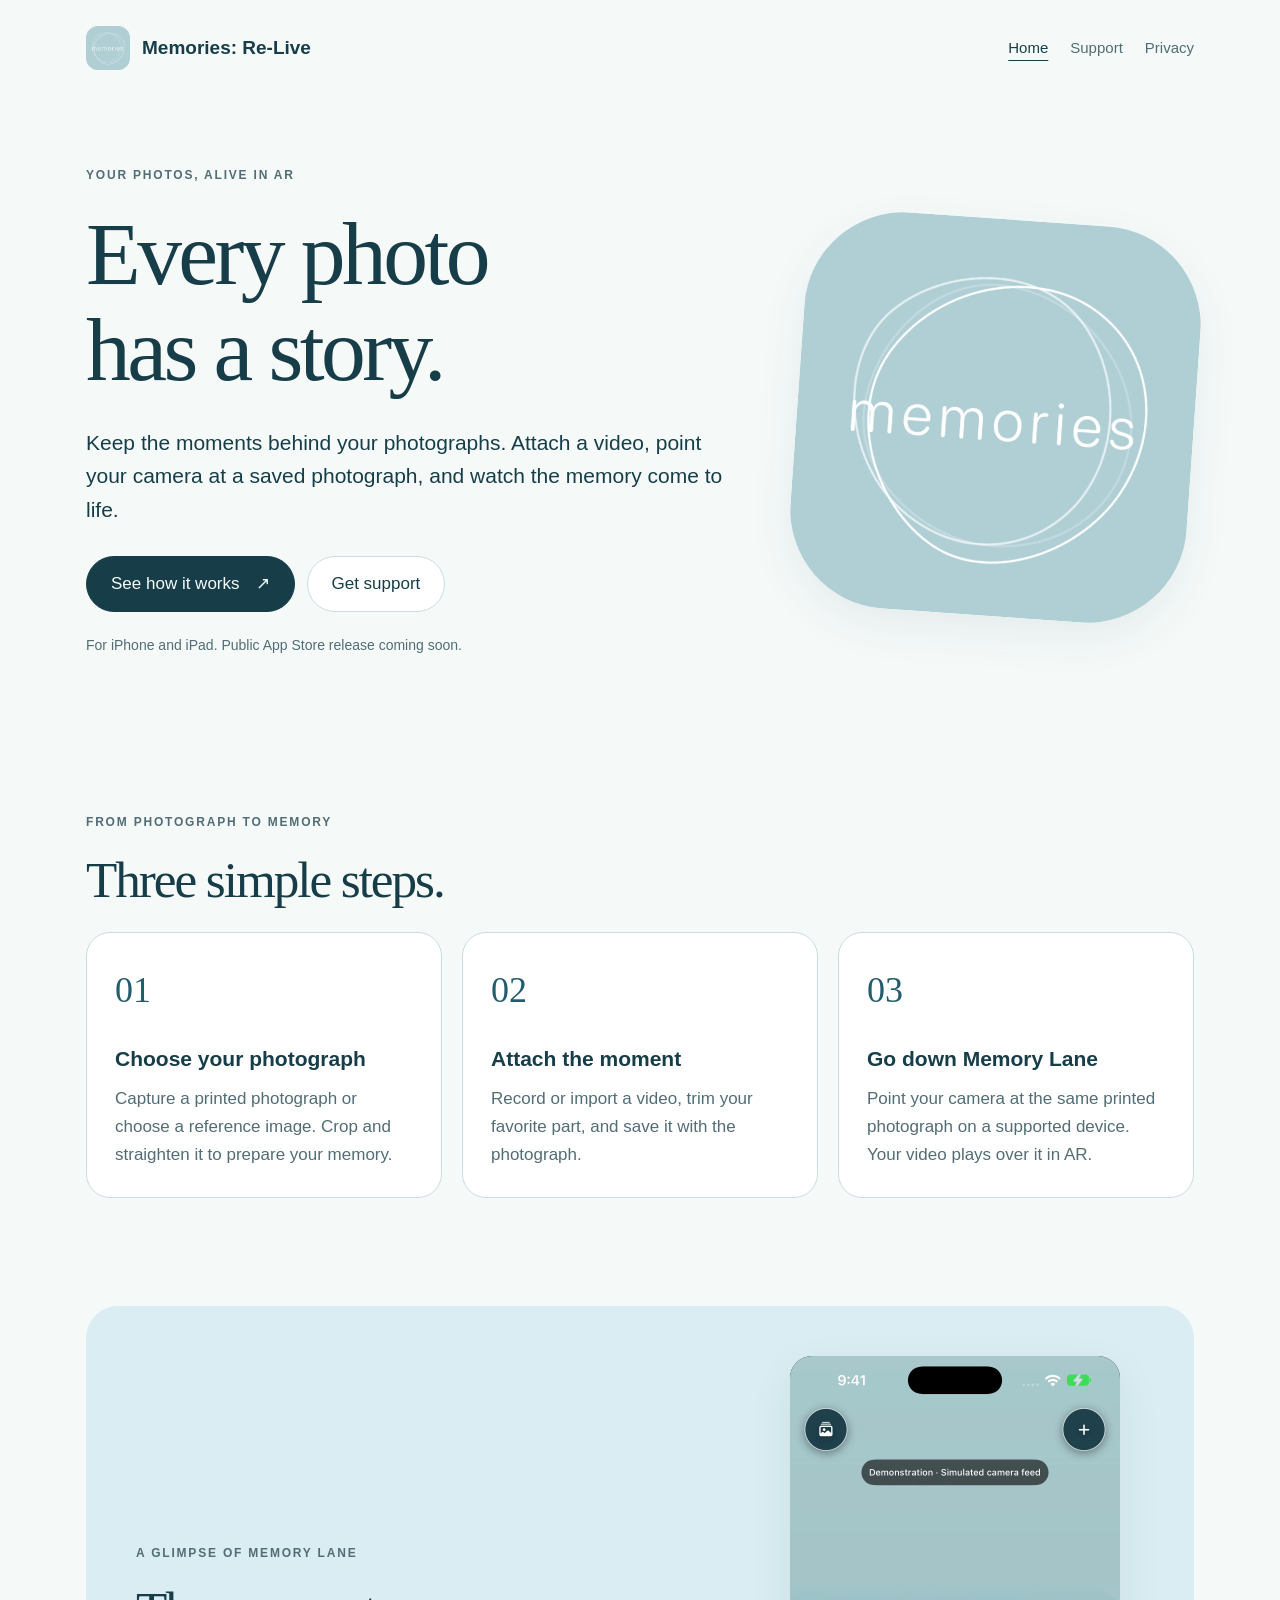
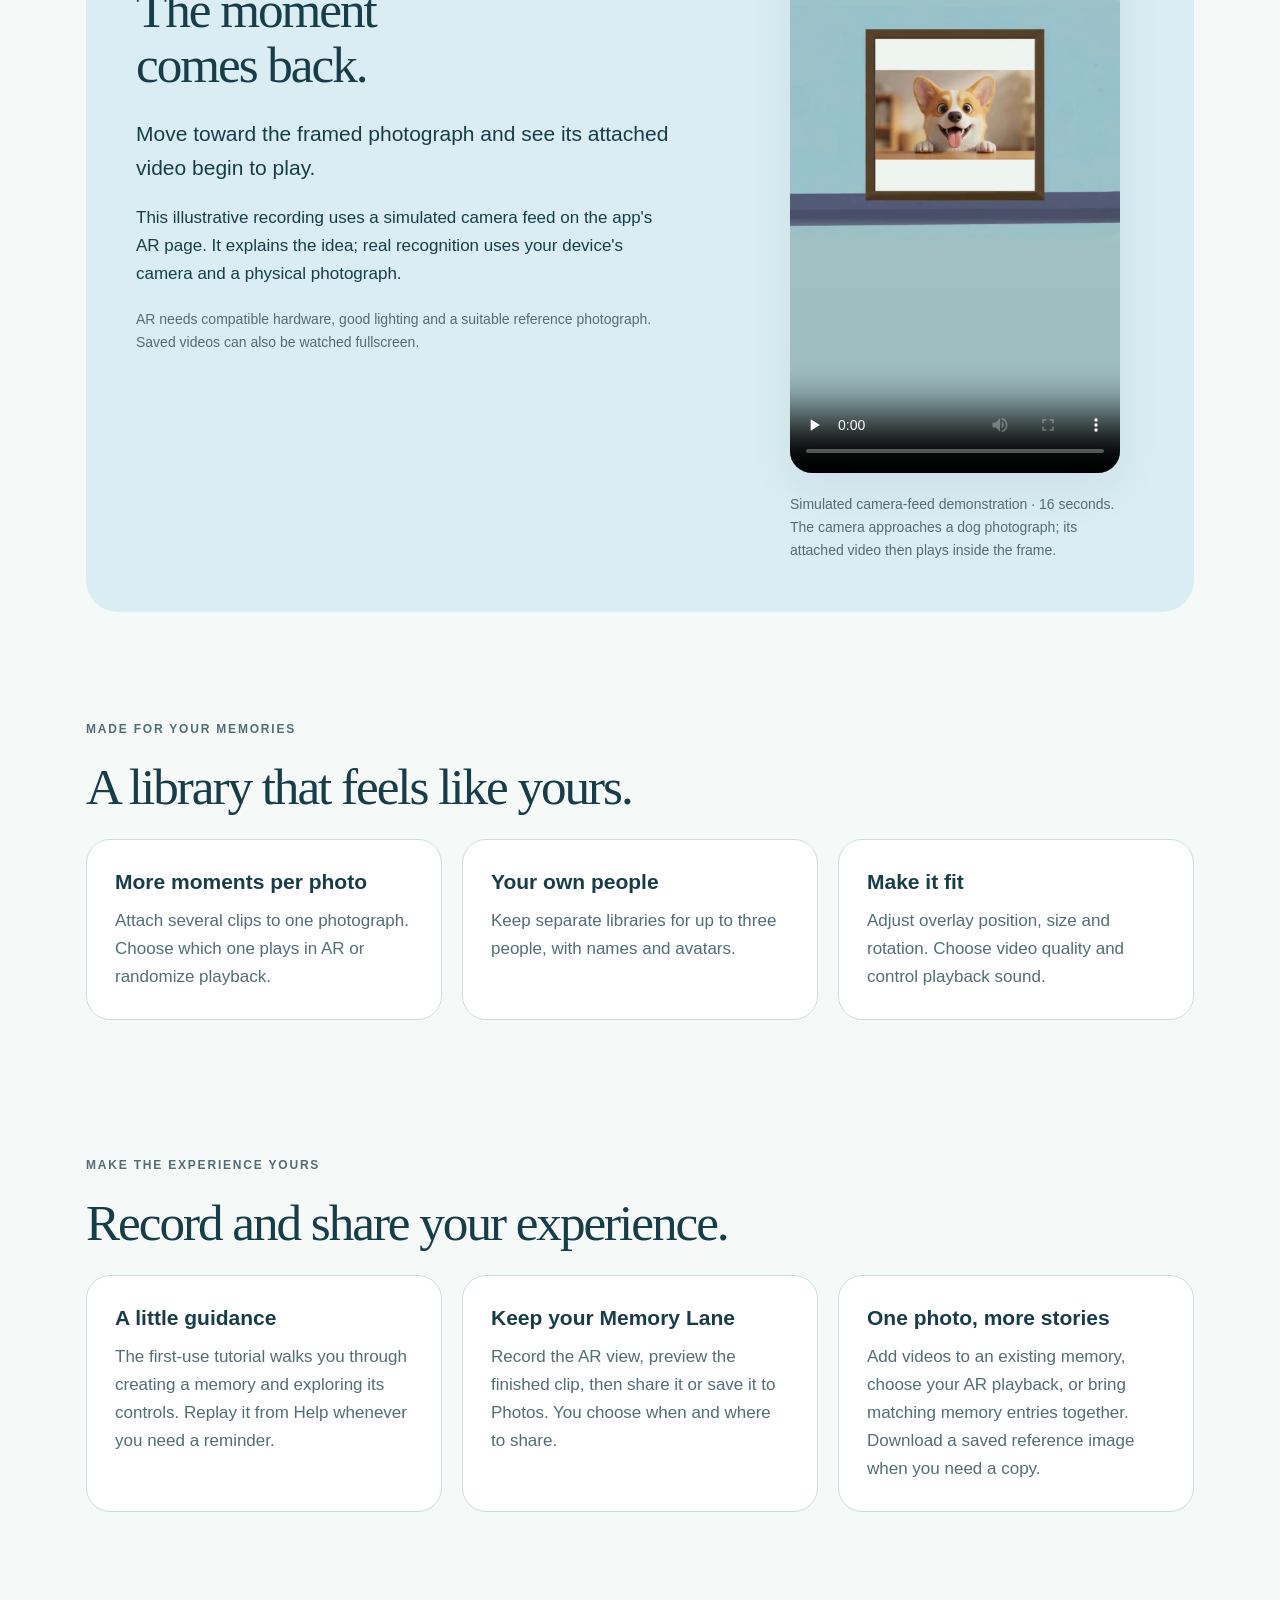
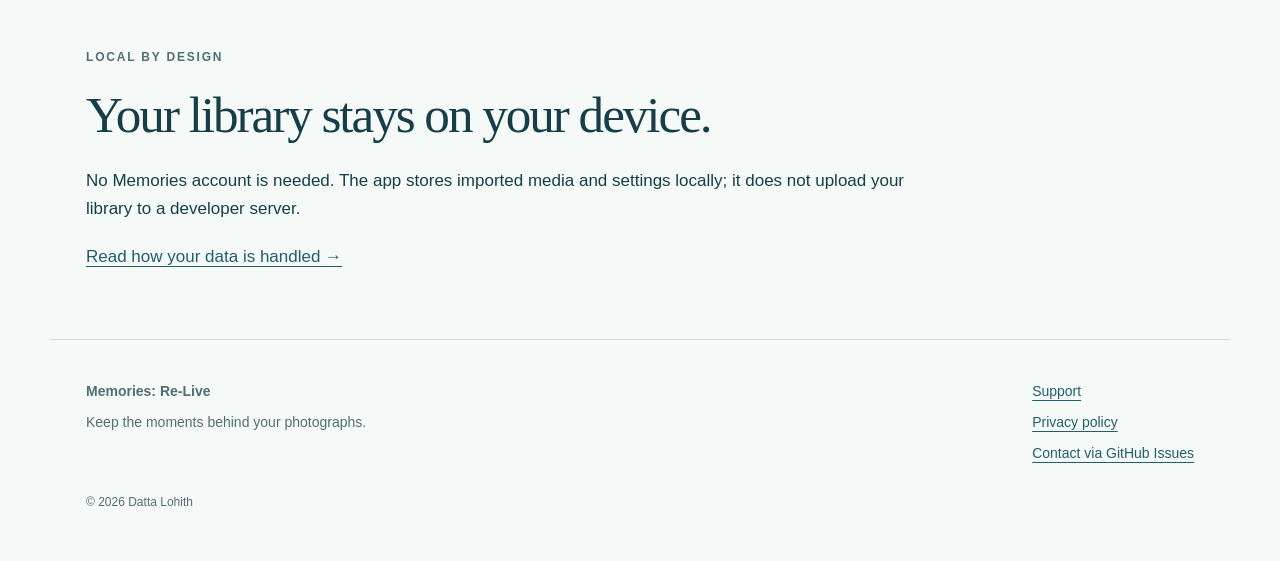
<file: index.html>
<!doctype html>
<html lang="en"><head><meta charset="utf-8"><meta name="viewport" content="width=device-width,initial-scale=1">
<title>Your Photos, Alive in AR · Memories: Re-Live</title><meta name="description" content="Connect photographs with videos and revisit your moments in augmented reality. Learn about Memories: Re-Live, privacy and support.">
<meta name="theme-color" content="#173e48"><link rel="icon" href="assets/app-icon.png" type="image/png">
<link rel="stylesheet" href="styles.css"><link rel="canonical" href="https://datta-lohith.github.io/memories-website/index.html"></head>
<body><a class="skip" href="#main">Skip to content</a>
<header class="site-header"><a class="brand" href="index.html"><img src="assets/app-icon.png" width="44" height="44" alt=""><span>Memories: Re-Live</span></a><nav aria-label="Main navigation"><a href="index.html" aria-current="page">Home</a><a href="support.html">Support</a><a href="privacy.html">Privacy</a></nav></header>
<main id="main">
<section class="hero"><div><p class="eyebrow">Your Photos, Alive in AR</p><h1>Every photo<br>has a story.</h1><p class="lead">Keep the moments behind your photographs. Attach a video, point your camera at a saved photograph, and watch the memory come to life.</p><div class="actions"><a class="button primary" href="#demo">See how it works <span aria-hidden="true">↗</span></a><a class="button" href="support.html">Get support</a></div><p class="small">For iPhone and iPad. Public App Store release coming soon.</p></div><div class="hero-mark"><img src="assets/app-icon.png" width="1024" height="1024" alt="Memories rings logo"></div></section>
<section aria-labelledby="how"><p class="eyebrow">From photograph to memory</p><h2 id="how">Three simple steps.</h2><div class="cards"><article><span class="step">01</span><h3>Choose your photograph</h3><p>Capture a printed photograph or choose a reference image. Crop and straighten it to prepare your memory.</p></article><article><span class="step">02</span><h3>Attach the moment</h3><p>Record or import a video, trim your favorite part, and save it with the photograph.</p></article><article><span class="step">03</span><h3>Go down Memory Lane</h3><p>Point your camera at the same printed photograph on a supported device. Your video plays over it in AR.</p></article></div></section>
<section class="demo-section" id="demo" aria-labelledby="demo-title"><div><p class="eyebrow">A glimpse of Memory Lane</p><h2 id="demo-title">The moment<br>comes back.</h2><p class="lead">Move toward the framed photograph and see its attached video begin to play.</p><p>This illustrative recording uses a simulated camera feed on the app's AR page. It explains the idea; real recognition uses your device's camera and a physical photograph.</p><p class="small">AR needs compatible hardware, good lighting and a suitable reference photograph. Saved videos can also be watched fullscreen.</p></div><figure class="demo"><video controls playsinline preload="none" poster="assets/demo-poster.png" aria-label="Demonstration of a dog video playing over a framed photograph"><source src="assets/memory-lane-demo.mp4" type="video/mp4">Your browser does not support embedded video. <a href="assets/memory-lane-demo.mp4">Download the demonstration</a>.</video><figcaption>Simulated camera-feed demonstration · 16 seconds. The camera approaches a dog photograph; its attached video then plays inside the frame.</figcaption></figure></section>
<section><p class="eyebrow">Made for your memories</p><h2>A library that feels like yours.</h2><div class="cards"><article><h3>More moments per photo</h3><p>Attach several clips to one photograph. Choose which one plays in AR or randomize playback.</p></article><article><h3>Your own people</h3><p>Keep separate libraries for up to three people, with names and avatars.</p></article><article><h3>Make it fit</h3><p>Adjust overlay position, size and rotation. Choose video quality and control playback sound.</p></article></div></section>
<section aria-labelledby="record-share"><p class="eyebrow">Make the experience yours</p><h2 id="record-share">Record and share your experience.</h2><div class="cards"><article><h3>A little guidance</h3><p>The first-use tutorial walks you through creating a memory and exploring its controls. Replay it from Help whenever you need a reminder.</p></article><article><h3>Keep your Memory Lane</h3><p>Record the AR view, preview the finished clip, then share it or save it to Photos. You choose when and where to share.</p></article><article><h3>One photo, more stories</h3><p>Add videos to an existing memory, choose your AR playback, or bring matching memory entries together. Download a saved reference image when you need a copy.</p></article></div></section><section class="privacy-summary"><p class="eyebrow">Local by design</p><h2>Your library stays on your device.</h2><p>No Memories account is needed. The app stores imported media and settings locally; it does not upload your library to a developer server.</p><a href="privacy.html">Read how your data is handled <span aria-hidden="true">→</span></a></section></main>
<footer><div><strong>Memories: Re-Live</strong><p>Keep the moments behind your photographs.</p></div><div class="footer-links"><a href="support.html">Support</a><a href="privacy.html">Privacy policy</a><a href="https://github.com/Datta-Lohith/memories-website/issues">Contact via GitHub Issues</a></div><p class="copyright">© 2026 Datta Lohith</p></footer>
</body></html>
</file>
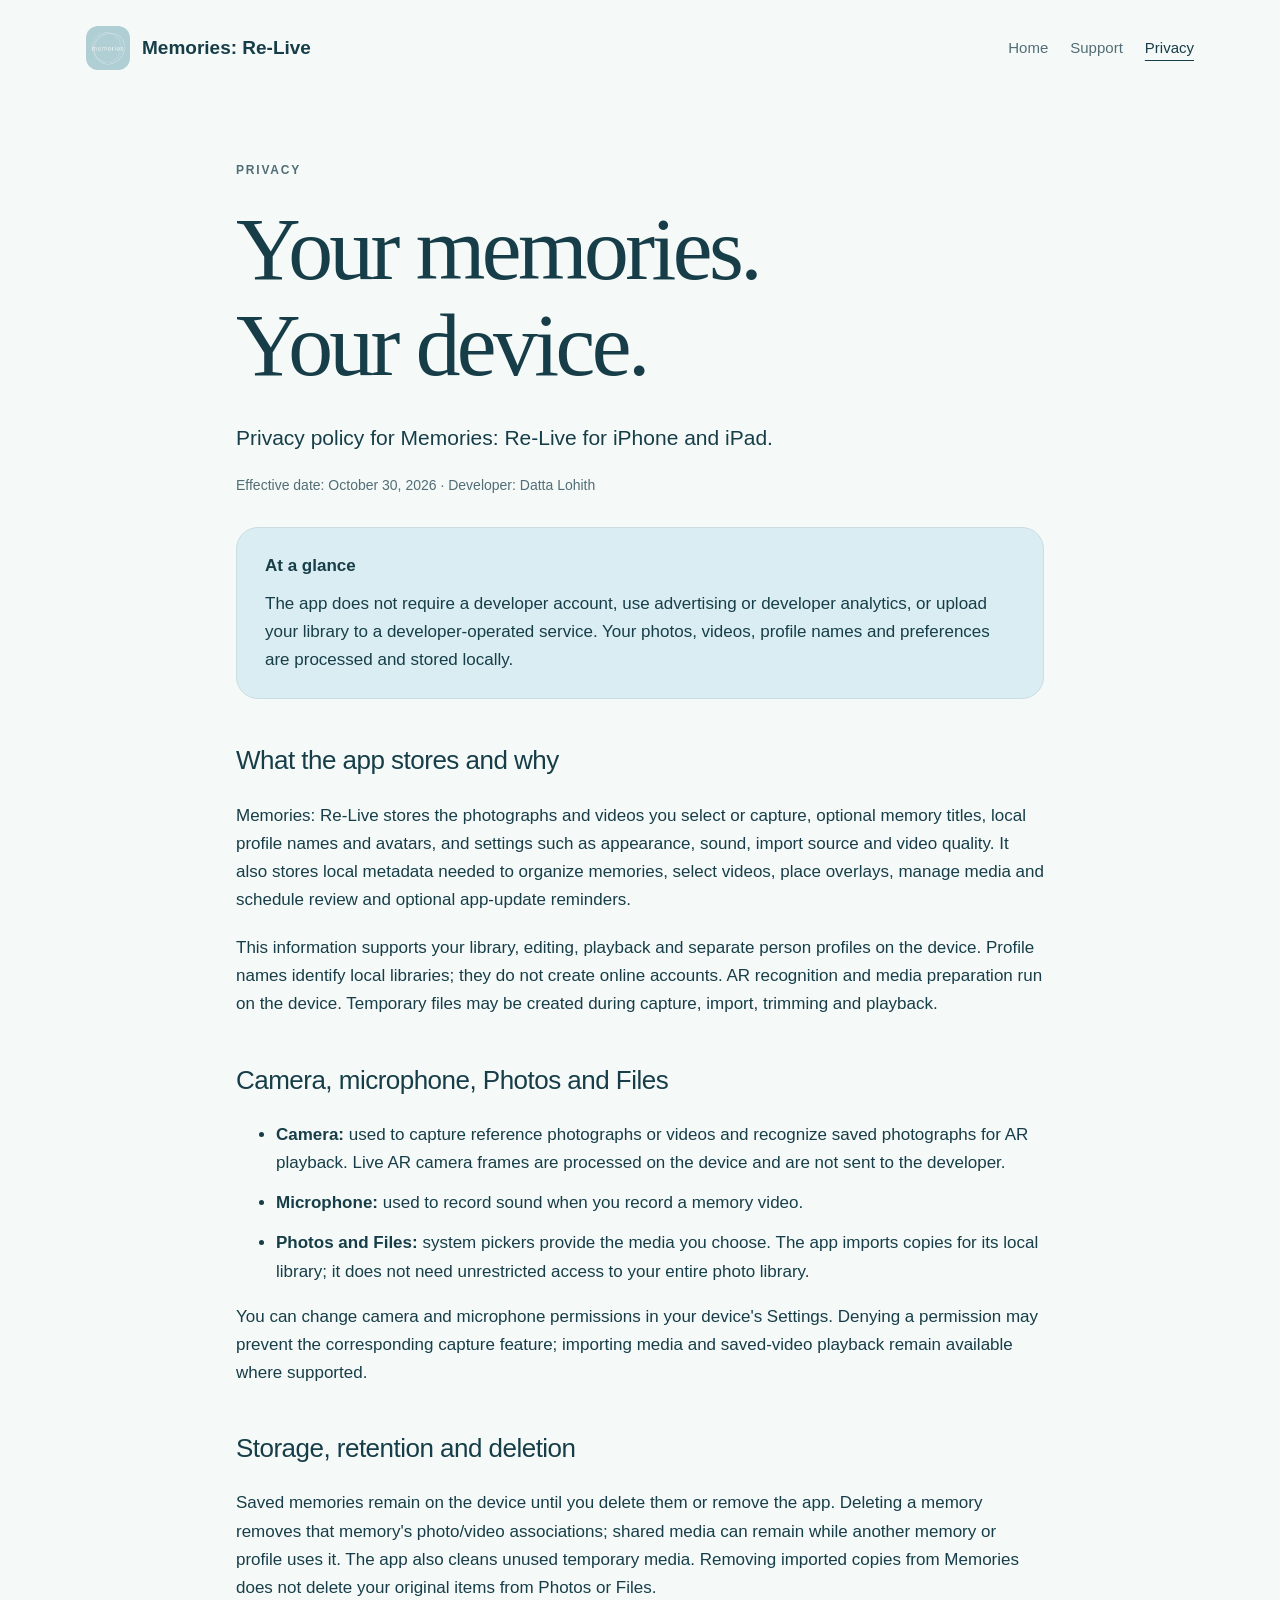
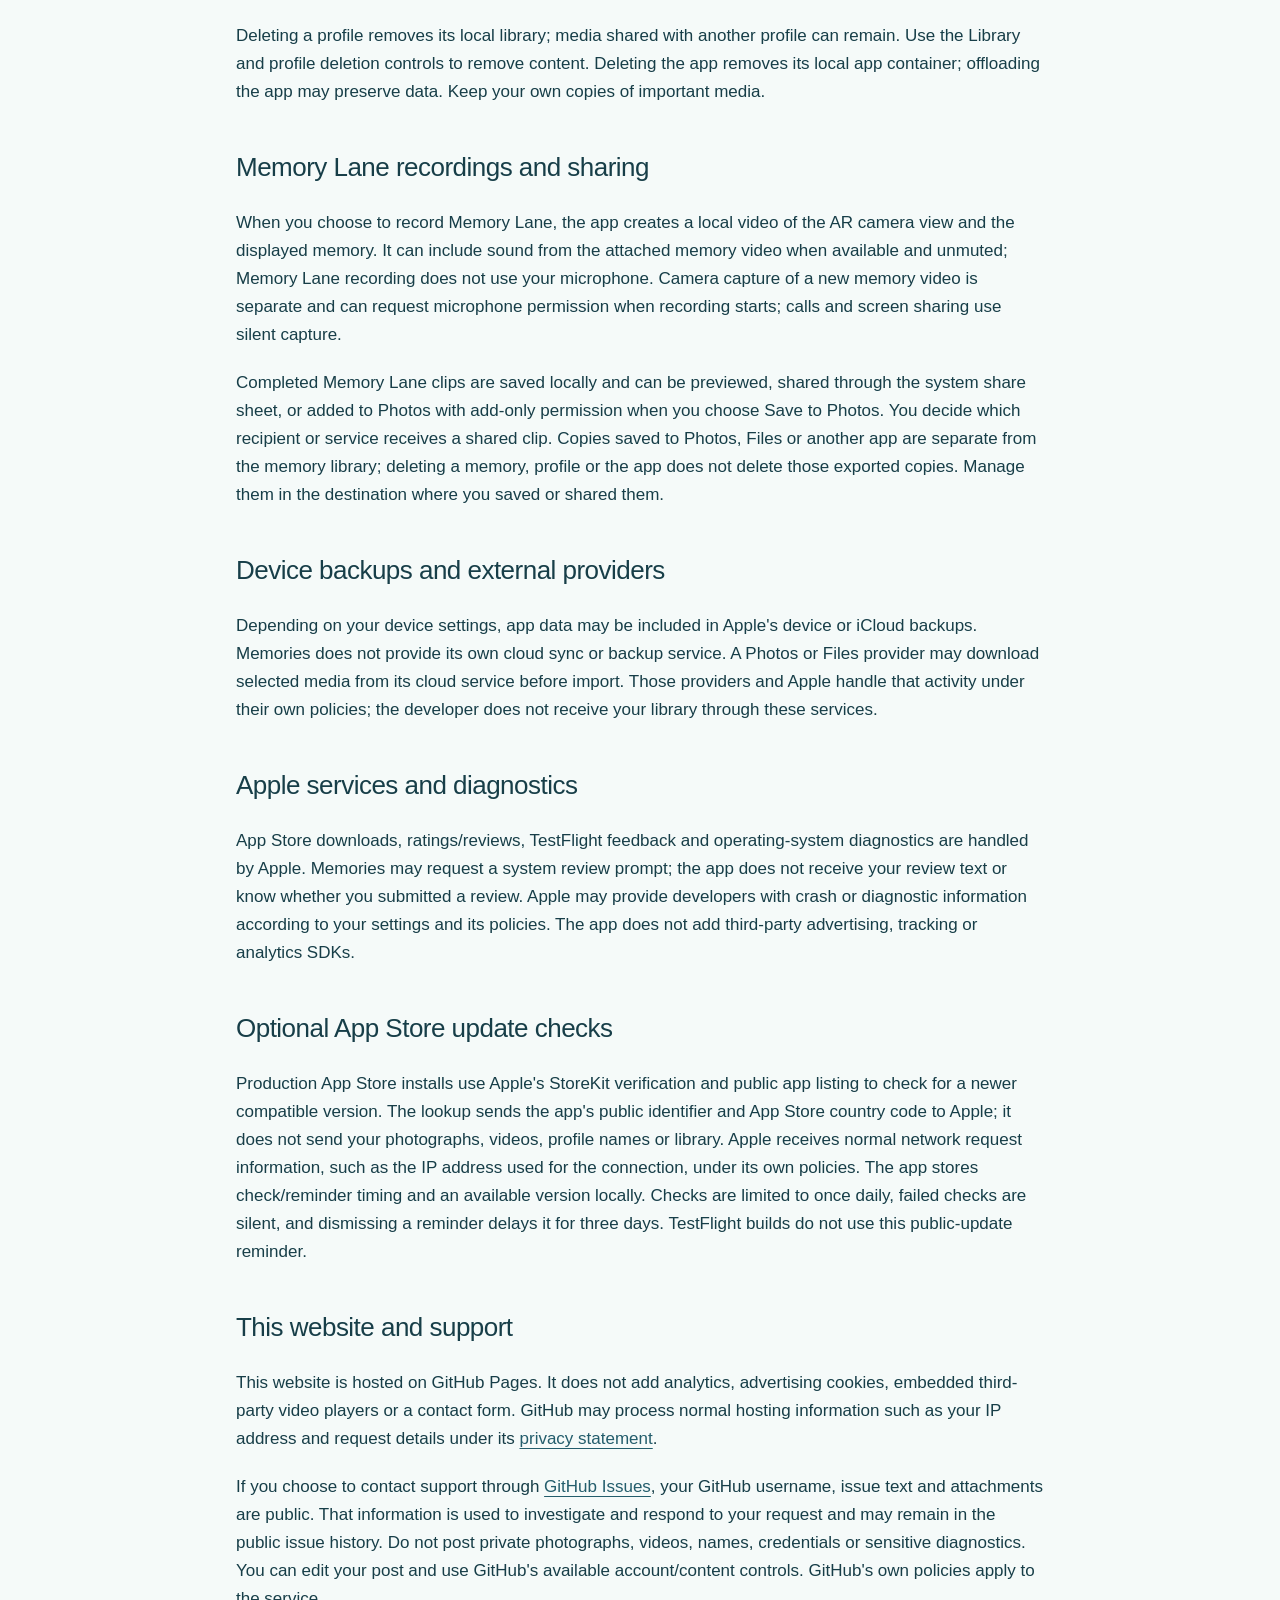
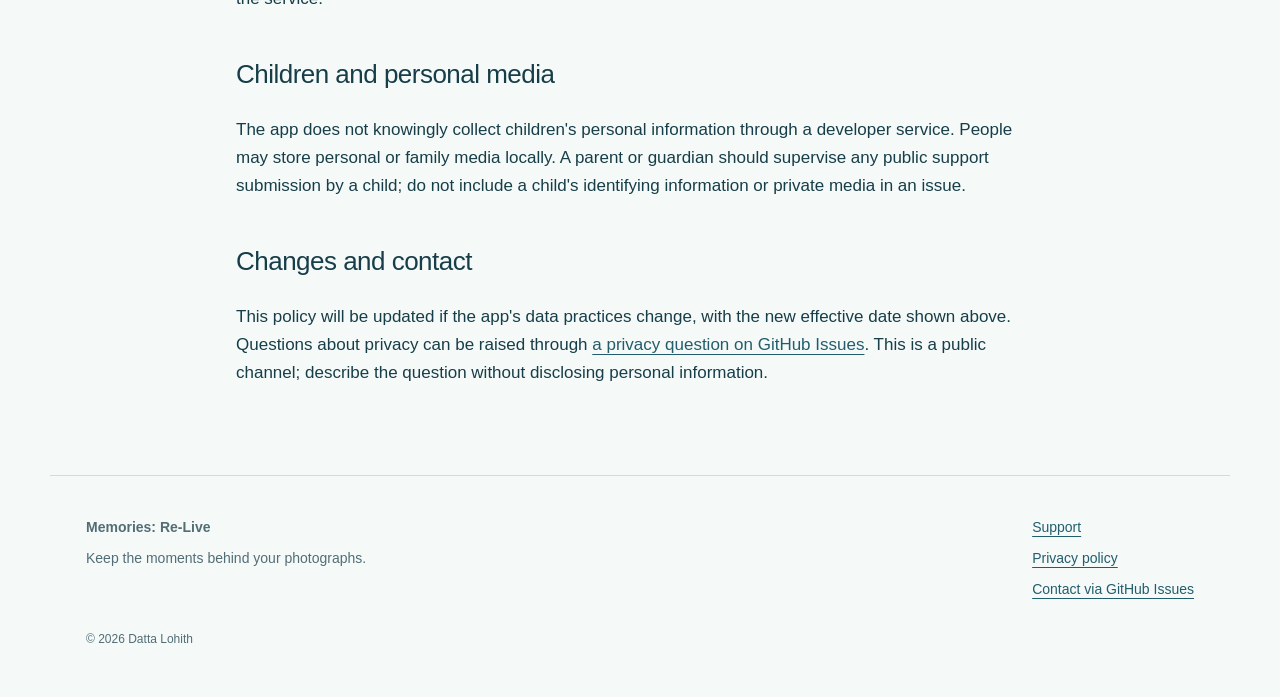
<file: privacy.html>
<!doctype html>
<html lang="en"><head><meta charset="utf-8"><meta name="viewport" content="width=device-width,initial-scale=1">
<title>Privacy policy · Memories: Re-Live</title><meta name="description" content="How Memories: Re-Live handles local photos, videos, profile names, permissions, backups and support information.">
<meta name="theme-color" content="#173e48"><link rel="icon" href="assets/app-icon.png" type="image/png">
<link rel="stylesheet" href="styles.css"><link rel="canonical" href="https://datta-lohith.github.io/memories-website/privacy.html"></head>
<body><a class="skip" href="#main">Skip to content</a>
<header class="site-header"><a class="brand" href="index.html"><img src="assets/app-icon.png" width="44" height="44" alt=""><span>Memories: Re-Live</span></a><nav aria-label="Main navigation"><a href="index.html">Home</a><a href="support.html">Support</a><a href="privacy.html" aria-current="page">Privacy</a></nav></header>
<main id="main">
<section class="document"><p class="eyebrow">Privacy</p><h1>Your memories.<br>Your device.</h1><p class="lead">Privacy policy for Memories: Re-Live for iPhone and iPad.</p><p class="small">Effective date: October 30, 2026 · Developer: Datta Lohith</p>
<div class="notice"><strong>At a glance</strong><p>The app does not require a developer account, use advertising or developer analytics, or upload your library to a developer-operated service. Your photos, videos, profile names and preferences are processed and stored locally.</p></div>
<h2>What the app stores and why</h2><p>Memories: Re-Live stores the photographs and videos you select or capture, optional memory titles, local profile names and avatars, and settings such as appearance, sound, import source and video quality. It also stores local metadata needed to organize memories, select videos, place overlays, manage media and schedule review and optional app-update reminders.</p><p>This information supports your library, editing, playback and separate person profiles on the device. Profile names identify local libraries; they do not create online accounts. AR recognition and media preparation run on the device. Temporary files may be created during capture, import, trimming and playback.</p>
<h2>Camera, microphone, Photos and Files</h2><ul><li><strong>Camera:</strong> used to capture reference photographs or videos and recognize saved photographs for AR playback. Live AR camera frames are processed on the device and are not sent to the developer.</li><li><strong>Microphone:</strong> used to record sound when you record a memory video.</li><li><strong>Photos and Files:</strong> system pickers provide the media you choose. The app imports copies for its local library; it does not need unrestricted access to your entire photo library.</li></ul><p>You can change camera and microphone permissions in your device's Settings. Denying a permission may prevent the corresponding capture feature; importing media and saved-video playback remain available where supported.</p>
<h2>Storage, retention and deletion</h2><p>Saved memories remain on the device until you delete them or remove the app. Deleting a memory removes that memory's photo/video associations; shared media can remain while another memory or profile uses it. The app also cleans unused temporary media. Removing imported copies from Memories does not delete your original items from Photos or Files.</p><p>Deleting a profile removes its local library; media shared with another profile can remain. Use the Library and profile deletion controls to remove content. Deleting the app removes its local app container; offloading the app may preserve data. Keep your own copies of important media.</p>
<h2>Memory Lane recordings and sharing</h2><p>When you choose to record Memory Lane, the app creates a local video of the AR camera view and the displayed memory. It can include sound from the attached memory video when available and unmuted; Memory Lane recording does not use your microphone. Camera capture of a new memory video is separate and can request microphone permission when recording starts; calls and screen sharing use silent capture.</p><p>Completed Memory Lane clips are saved locally and can be previewed, shared through the system share sheet, or added to Photos with add-only permission when you choose Save to Photos. You decide which recipient or service receives a shared clip. Copies saved to Photos, Files or another app are separate from the memory library; deleting a memory, profile or the app does not delete those exported copies. Manage them in the destination where you saved or shared them.</p>
<h2>Device backups and external providers</h2><p>Depending on your device settings, app data may be included in Apple's device or iCloud backups. Memories does not provide its own cloud sync or backup service. A Photos or Files provider may download selected media from its cloud service before import. Those providers and Apple handle that activity under their own policies; the developer does not receive your library through these services.</p>
<h2>Apple services and diagnostics</h2><p>App Store downloads, ratings/reviews, TestFlight feedback and operating-system diagnostics are handled by Apple. Memories may request a system review prompt; the app does not receive your review text or know whether you submitted a review. Apple may provide developers with crash or diagnostic information according to your settings and its policies. The app does not add third-party advertising, tracking or analytics SDKs.</p>
<h2>Optional App Store update checks</h2><p>Production App Store installs use Apple's StoreKit verification and public app listing to check for a newer compatible version. The lookup sends the app's public identifier and App Store country code to Apple; it does not send your photographs, videos, profile names or library. Apple receives normal network request information, such as the IP address used for the connection, under its own policies. The app stores check/reminder timing and an available version locally. Checks are limited to once daily, failed checks are silent, and dismissing a reminder delays it for three days. TestFlight builds do not use this public-update reminder.</p>
<h2>This website and support</h2><p>This website is hosted on GitHub Pages. It does not add analytics, advertising cookies, embedded third-party video players or a contact form. GitHub may process normal hosting information such as your IP address and request details under its <a href="https://docs.github.com/en/site-policy/privacy-policies/github-general-privacy-statement">privacy statement</a>.</p><p>If you choose to contact support through <a href="https://github.com/Datta-Lohith/memories-website/issues">GitHub Issues</a>, your GitHub username, issue text and attachments are public. That information is used to investigate and respond to your request and may remain in the public issue history. Do not post private photographs, videos, names, credentials or sensitive diagnostics. You can edit your post and use GitHub's available account/content controls. GitHub's own policies apply to the service.</p>
<h2>Children and personal media</h2><p>The app does not knowingly collect children's personal information through a developer service. People may store personal or family media locally. A parent or guardian should supervise any public support submission by a child; do not include a child's identifying information or private media in an issue.</p>
<h2>Changes and contact</h2><p>This policy will be updated if the app's data practices change, with the new effective date shown above. Questions about privacy can be raised through <a href="https://github.com/Datta-Lohith/memories-website/issues/new?template=privacy.yml">a privacy question on GitHub Issues</a>. This is a public channel; describe the question without disclosing personal information.</p>
</section></main>
<footer><div><strong>Memories: Re-Live</strong><p>Keep the moments behind your photographs.</p></div><div class="footer-links"><a href="support.html">Support</a><a href="privacy.html">Privacy policy</a><a href="https://github.com/Datta-Lohith/memories-website/issues">Contact via GitHub Issues</a></div><p class="copyright">© 2026 Datta Lohith</p></footer>
</body></html>
</file>
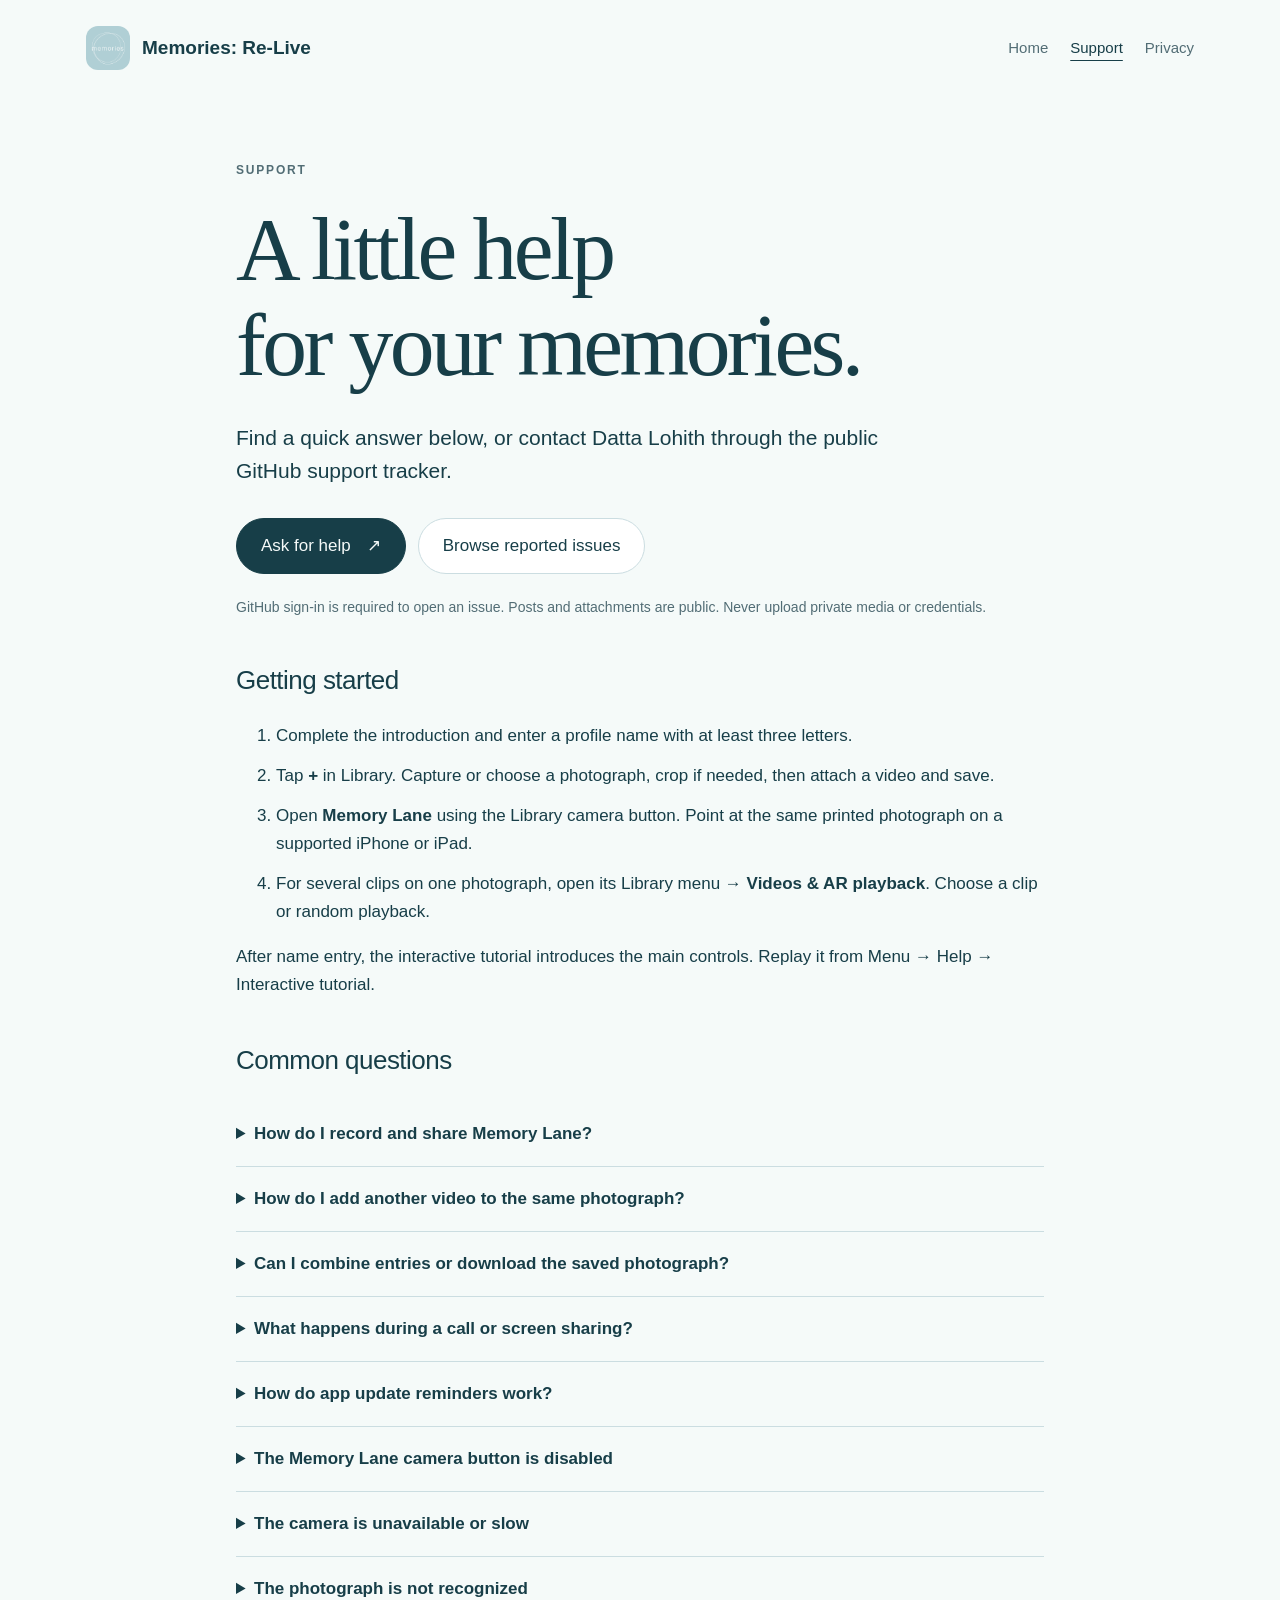
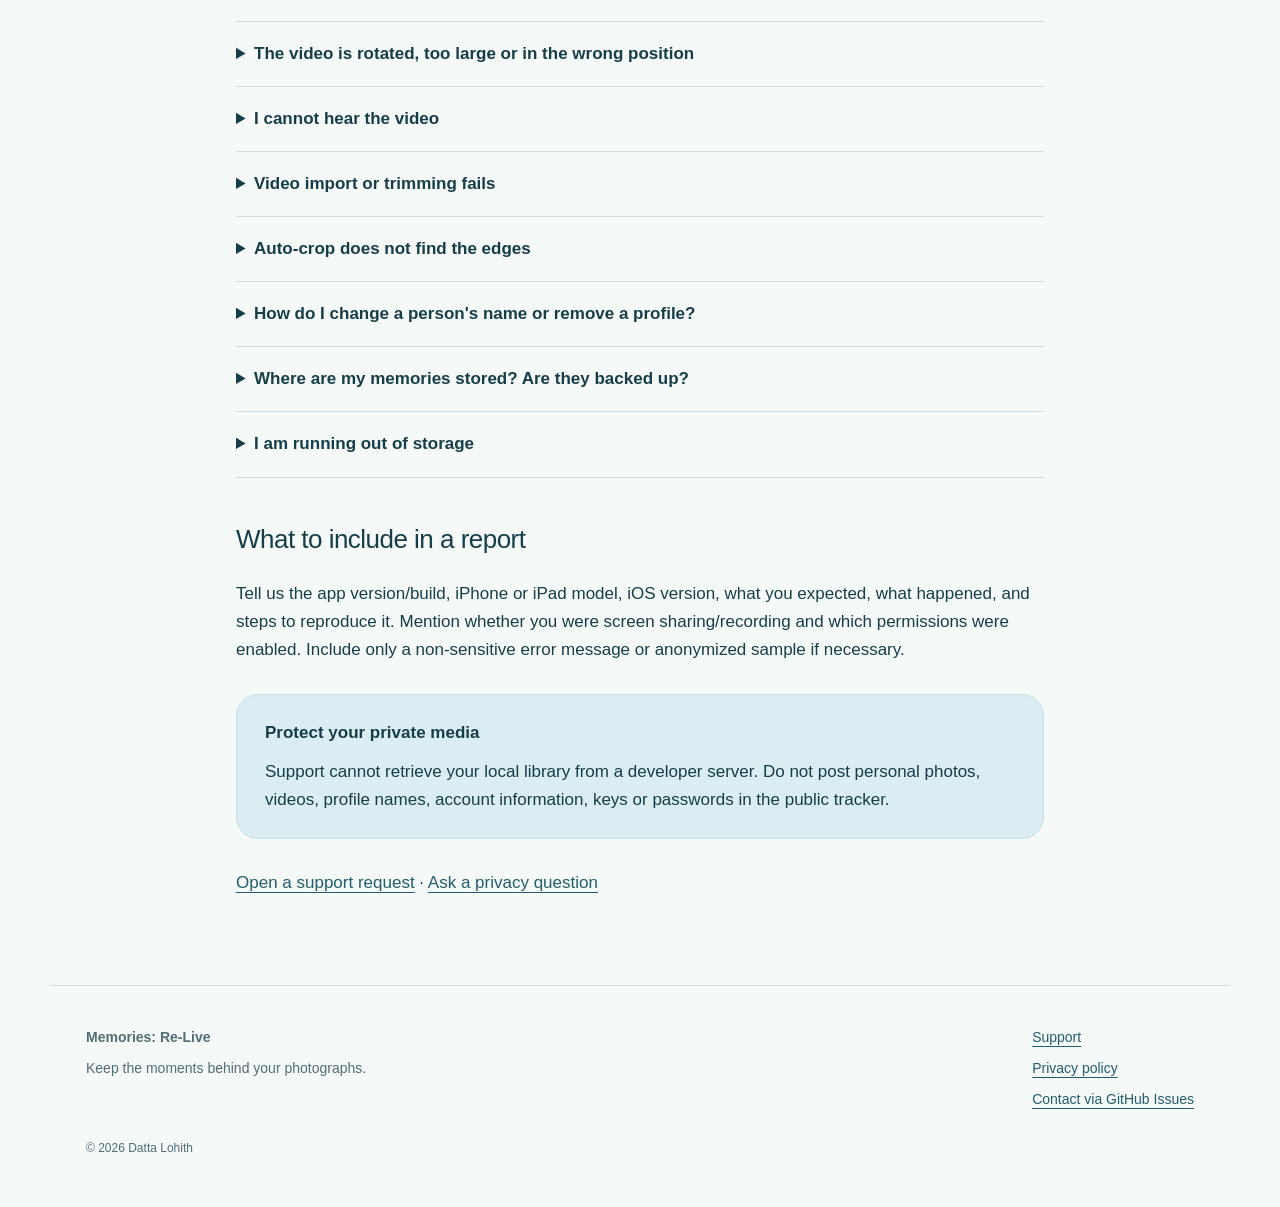
<file: support.html>
<!doctype html>
<html lang="en"><head><meta charset="utf-8"><meta name="viewport" content="width=device-width,initial-scale=1">
<title>Support · Memories: Re-Live</title><meta name="description" content="Get help with camera permissions, AR recognition, importing and trimming videos, local libraries, storage and Memories: Re-Live.">
<meta name="theme-color" content="#173e48"><link rel="icon" href="assets/app-icon.png" type="image/png">
<link rel="stylesheet" href="styles.css"><link rel="canonical" href="https://datta-lohith.github.io/memories-website/support.html"></head>
<body><a class="skip" href="#main">Skip to content</a>
<header class="site-header"><a class="brand" href="index.html"><img src="assets/app-icon.png" width="44" height="44" alt=""><span>Memories: Re-Live</span></a><nav aria-label="Main navigation"><a href="index.html">Home</a><a href="support.html" aria-current="page">Support</a><a href="privacy.html">Privacy</a></nav></header>
<main id="main">
<section class="document"><p class="eyebrow">Support</p><h1>A little help<br>for your memories.</h1><p class="lead">Find a quick answer below, or contact Datta Lohith through the public GitHub support tracker.</p><div class="actions"><a class="button primary" href="https://github.com/Datta-Lohith/memories-website/issues/new?template=support.yml">Ask for help <span aria-hidden="true">↗</span></a><a class="button" href="https://github.com/Datta-Lohith/memories-website/issues">Browse reported issues</a></div><p class="small">GitHub sign-in is required to open an issue. Posts and attachments are public. Never upload private media or credentials.</p>
<h2>Getting started</h2><ol><li>Complete the introduction and enter a profile name with at least three letters.</li><li>Tap <strong>+</strong> in Library. Capture or choose a photograph, crop if needed, then attach a video and save.</li><li>Open <strong>Memory Lane</strong> using the Library camera button. Point at the same printed photograph on a supported iPhone or iPad.</li><li>For several clips on one photograph, open its Library menu → <strong>Videos &amp; AR playback</strong>. Choose a clip or random playback.</li></ol>
<p>After name entry, the interactive tutorial introduces the main controls. Replay it from Menu → Help → Interactive tutorial.</p>
<h2>Common questions</h2>
<details><summary>How do I record and share Memory Lane?</summary><p>Open Memory Lane with a saved memory and point at the reference photograph. Tap the rings button at the bottom to begin recording; the red Stop button and timer show that recording is active. Tap Stop, preview the finished clip, then choose Share or Save to Photos. Photos saving asks for add-only permission. The recording uses the memory video's sound when available and unmuted; it does not record your microphone.</p></details>
<details><summary>How do I add another video to the same photograph?</summary><p>Tap + in Library and choose Add to existing memory, then select the saved photograph. Use Videos &amp; AR playback in the memory menu to manage its videos and choose selected or randomized playback. Similar-photo checks can suggest an existing entry, but difficult crops or camera angles may still need your confirmation.</p></details>
<details><summary>Can I combine entries or download the saved photograph?</summary><p>Use Library's edit pencil, select entries for the same photograph, and choose Merge to bring their videos together. Review your selection before confirming. To save an exact copy of a memory's reference photograph, open its menu and choose Download Memory image, then choose where to save it in Files.</p></details>
<details><summary>What happens during a call or screen sharing?</summary><p>Video capture opens the camera before requesting microphone access. During calls or screen sharing, new memory videos record without microphone sound. If another app owns the camera, use the gallery option or end that camera activity and retry. Memory Lane recordings use the attached video's sound rather than the microphone.</p></details>
<details><summary>How do app update reminders work?</summary><p>The public App Store app can check for a newer compatible version once daily. A reminder appears when Library is idle: Update opens the App Store, while Later or dismissing postpones reminders for three days. The library remains usable offline. TestFlight builds use TestFlight's own notifications and automatic-update options.</p></details>
<details><summary>The Memory Lane camera button is disabled</summary><p>Save at least one memory first. Memory Lane needs a reference photograph and attached video to recognize and play.</p></details>
<details><summary>The camera is unavailable or slow</summary><p>Check camera permission in Settings for Memories. Finish any active capture and return to Library before reopening Memory Lane. If the camera is interrupted, return to Library and try again. Stop screen sharing or recording to check whether another capture session is involved; include those conditions in a report if the problem persists. Restart the app or device if necessary.</p></details>
<details><summary>The photograph is not recognized</summary><p>Use the same physical photograph as your saved reference. Try an evenly lit, detailed print with little glare, hold the device steady, and keep the whole photo in view. Crop the reference to the photograph's edges. AR needs compatible hardware; simulator demonstrations do not perform real camera tracking.</p></details>
<details><summary>The video is rotated, too large or in the wrong position</summary><p>Open the memory's Library menu and its advanced overlay controls. Adjust rotation, position and size while reviewing the overlay example, then save. Default playback fits the video's proportions; your saved adjustments can allow it to extend beyond the photograph.</p></details>
<details><summary>I cannot hear the video</summary><p>Check device volume and the Menu's memory mute setting. Fullscreen video playback also provides its own mute/unmute control for that viewing session.</p></details>
<details><summary>Video import or trimming fails</summary><p>Make sure a cloud-hosted Photos/Files item has downloaded and can play in its original app. Try another playable MP4, MOV or M4V file and check free storage. In the trim editor, select the start/end range and attach it; canceling keeps the previous attachment.</p></details>
<details><summary>Auto-crop does not find the edges</summary><p>Automatic detection works best with a clear photograph boundary and contrast against its background. Move the corner handles manually when detection is unsuitable, and leave a sufficiently detailed image rather than a very small crop.</p></details>
<details><summary>How do I change a person's name or remove a profile?</summary><p>Open Menu and use the profile's pencil button or hold the profile to open its edit options. Profile names must be different. Deleting a profile removes its library; keep original media elsewhere before deleting.</p></details>
<details><summary>Where are my memories stored? Are they backed up?</summary><p>Imported media is stored locally in the app. The app has no developer cloud-sync service. Apple device backups may include it depending on your settings; offloading and deleting the app behave differently. Keep original copies of important media. See the <a href="privacy.html">privacy policy</a>.</p></details>
<details><summary>I am running out of storage</summary><p>Check available storage and the video-quality preference under Menu → App settings. Balanced is the default; Smaller files reduces newly prepared videos. Trim unnecessary footage or delete unwanted memories. Changing quality does not recompress existing saved videos.</p></details>
<h2>What to include in a report</h2><p>Tell us the app version/build, iPhone or iPad model, iOS version, what you expected, what happened, and steps to reproduce it. Mention whether you were screen sharing/recording and which permissions were enabled. Include only a non-sensitive error message or anonymized sample if necessary.</p><div class="notice"><strong>Protect your private media</strong><p>Support cannot retrieve your local library from a developer server. Do not post personal photos, videos, profile names, account information, keys or passwords in the public tracker.</p></div>
<p><a href="https://github.com/Datta-Lohith/memories-website/issues/new?template=support.yml">Open a support request</a> · <a href="https://github.com/Datta-Lohith/memories-website/issues/new?template=privacy.yml">Ask a privacy question</a></p>
</section></main>
<footer><div><strong>Memories: Re-Live</strong><p>Keep the moments behind your photographs.</p></div><div class="footer-links"><a href="support.html">Support</a><a href="privacy.html">Privacy policy</a><a href="https://github.com/Datta-Lohith/memories-website/issues">Contact via GitHub Issues</a></div><p class="copyright">© 2026 Datta Lohith</p></footer>
</body></html>
</file>
<file: styles.css>
:root{color-scheme:light dark;--bg:#f5faf9;--paper:#fff;--ink:#173e48;--muted:#526d75;--accent:#235d6c;--tint:#d9edf2;--line:#cbdde1;--shadow:0 16px 45px #173e4812}*{box-sizing:border-box}html{scroll-behavior:smooth;scroll-padding-top:24px}body{margin:0;background:var(--bg);color:var(--ink);font:17px/1.65 -apple-system,BlinkMacSystemFont,"Segoe UI",sans-serif}a{color:var(--accent);text-underline-offset:4px}h1,h2,h3,p{margin-top:0}h1,h2{font-family:Georgia,"Times New Roman",serif;font-weight:500;line-height:1.07;letter-spacing:-.04em}h1{font-size:clamp(48px,7vw,94px);margin-bottom:28px}h2{font-size:clamp(32px,4vw,52px);margin-bottom:24px}h3{font-size:21px;line-height:1.3;margin-bottom:12px}p{margin-bottom:20px}.site-header,main,footer{max-width:1180px;margin:auto}.site-header{display:flex;align-items:center;justify-content:space-between;gap:24px;padding:26px 36px}.brand{display:flex;align-items:center;gap:12px;color:var(--ink);text-decoration:none;font-size:19px;font-weight:650}.brand img{border-radius:12px}nav{display:flex;gap:22px;flex-wrap:wrap}nav a{color:var(--muted);text-decoration:none;font-size:15px}nav a[aria-current=page]{color:var(--ink);text-decoration:underline;text-underline-offset:7px}section{padding:68px 36px}.hero{display:grid;grid-template-columns:1.25fr .75fr;gap:50px;align-items:center;padding-top:70px}.hero-mark img{width:100%;height:auto;border-radius:25%;box-shadow:var(--shadow);transform:rotate(4deg)}.eyebrow{text-transform:uppercase;letter-spacing:.15em;font-size:12px;font-weight:700;color:var(--muted);margin-bottom:20px}.lead{font-size:21px;line-height:1.6;max-width:650px}.small,figcaption{font-size:14px;color:var(--muted)}.actions{display:flex;gap:12px;flex-wrap:wrap;margin:30px 0 22px}.button{display:inline-flex;gap:16px;align-items:center;justify-content:center;min-height:48px;padding:13px 24px;border:1px solid var(--line);border-radius:99px;text-decoration:none;color:var(--ink);background:var(--paper)}.primary{color:var(--bg);background:var(--ink);border-color:var(--ink)}.cards{display:grid;grid-template-columns:repeat(3,minmax(0,1fr));gap:20px}.cards article{padding:28px;border:1px solid var(--line);border-radius:24px;background:var(--paper)}.cards article p{margin:0;color:var(--muted)}.step{display:block;font-family:Georgia,serif;font-size:36px;margin-bottom:25px;color:var(--accent)}.demo-section{display:grid;grid-template-columns:1fr .7fr;gap:90px;align-items:center;background:var(--tint);border-radius:32px;margin:40px 36px;padding:50px}.demo{margin:0;max-width:330px;justify-self:center}.demo video{display:block;width:100%;height:auto;border-radius:22px;background:#0e232c;box-shadow:var(--shadow)}figcaption{margin-top:20px}.privacy-summary{max-width:900px}.document{max-width:880px;margin:auto;padding-top:65px}.document h2{font-family:inherit;font-size:26px;letter-spacing:-.02em;line-height:1.3;margin-top:45px}.document li{margin-bottom:12px}.notice{padding:24px 28px;border:1px solid var(--line);border-radius:22px;background:var(--tint);margin:30px 0}.notice p{margin:10px 0 0}details{border-bottom:1px solid var(--line);padding:18px 0}summary{cursor:pointer;font-weight:600}details p{margin:14px 0 0;color:var(--muted)}footer{padding:40px 36px;border-top:1px solid var(--line);display:grid;grid-template-columns:1fr 1fr;gap:20px;font-size:14px;color:var(--muted)}footer p{margin:8px 0}.footer-links{display:grid;justify-content:end;gap:8px}.copyright{grid-column:1/-1;font-size:12px}.skip{position:absolute;top:0;left:20px;transform:translateY(-110%);padding:10px 18px;background:var(--ink);color:var(--bg);z-index:2}.skip:focus{transform:translateY(0)}a:focus-visible,summary:focus-visible,video:focus-visible{outline:3px solid #ba794f;outline-offset:5px}@media(prefers-color-scheme:dark){:root{--bg:#0f242d;--paper:#17313b;--ink:#d9edf2;--muted:#a4c0c9;--accent:#a6d9e6;--tint:#1e3e49;--line:#36505b;--shadow:0 16px 45px #0003}}@media(max-width:760px){.site-header{align-items:flex-start;flex-direction:column;padding:22px 24px;gap:18px}section{padding:44px 24px}.hero{grid-template-columns:1fr;gap:35px;padding-top:35px}.hero-mark{max-width:230px;margin:10px auto}.cards{grid-template-columns:1fr}.demo-section{grid-template-columns:1fr;gap:30px;padding:32px 24px;margin:20px 16px}.document{padding-top:35px}.lead{font-size:19px}footer{grid-template-columns:1fr;padding:32px 24px}.footer-links{justify-content:start}nav{gap:24px}}@media(prefers-reduced-motion:reduce){html{scroll-behavior:auto}.hero-mark img{transform:none}}@media print{.site-header nav,.actions,.demo{display:none}body{color:#000;background:#fff;font-size:12pt}.document,section{padding:20px 0}.notice{background:none}footer{display:block}}
</file>
